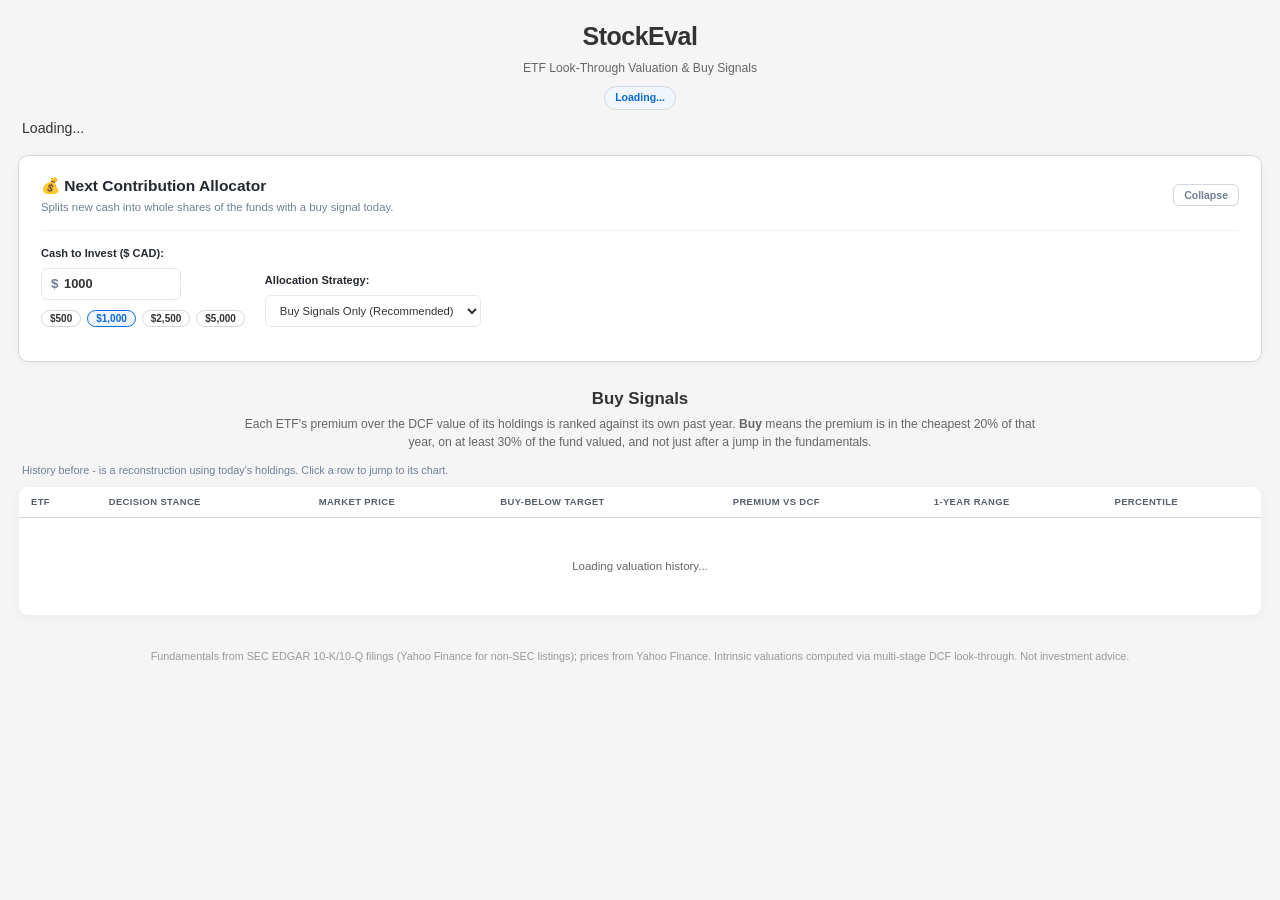
<file: index.html>
<!DOCTYPE html>
<html lang="en">
<head>
  <meta charset="UTF-8">
  <meta http-equiv="refresh" content="0; url=docs/">
  <title>StockEval</title>
</head>
<body>
  <p>Redirecting to the <a href="docs/">StockEval dashboard</a>...</p>
</body>
</html>
</file>
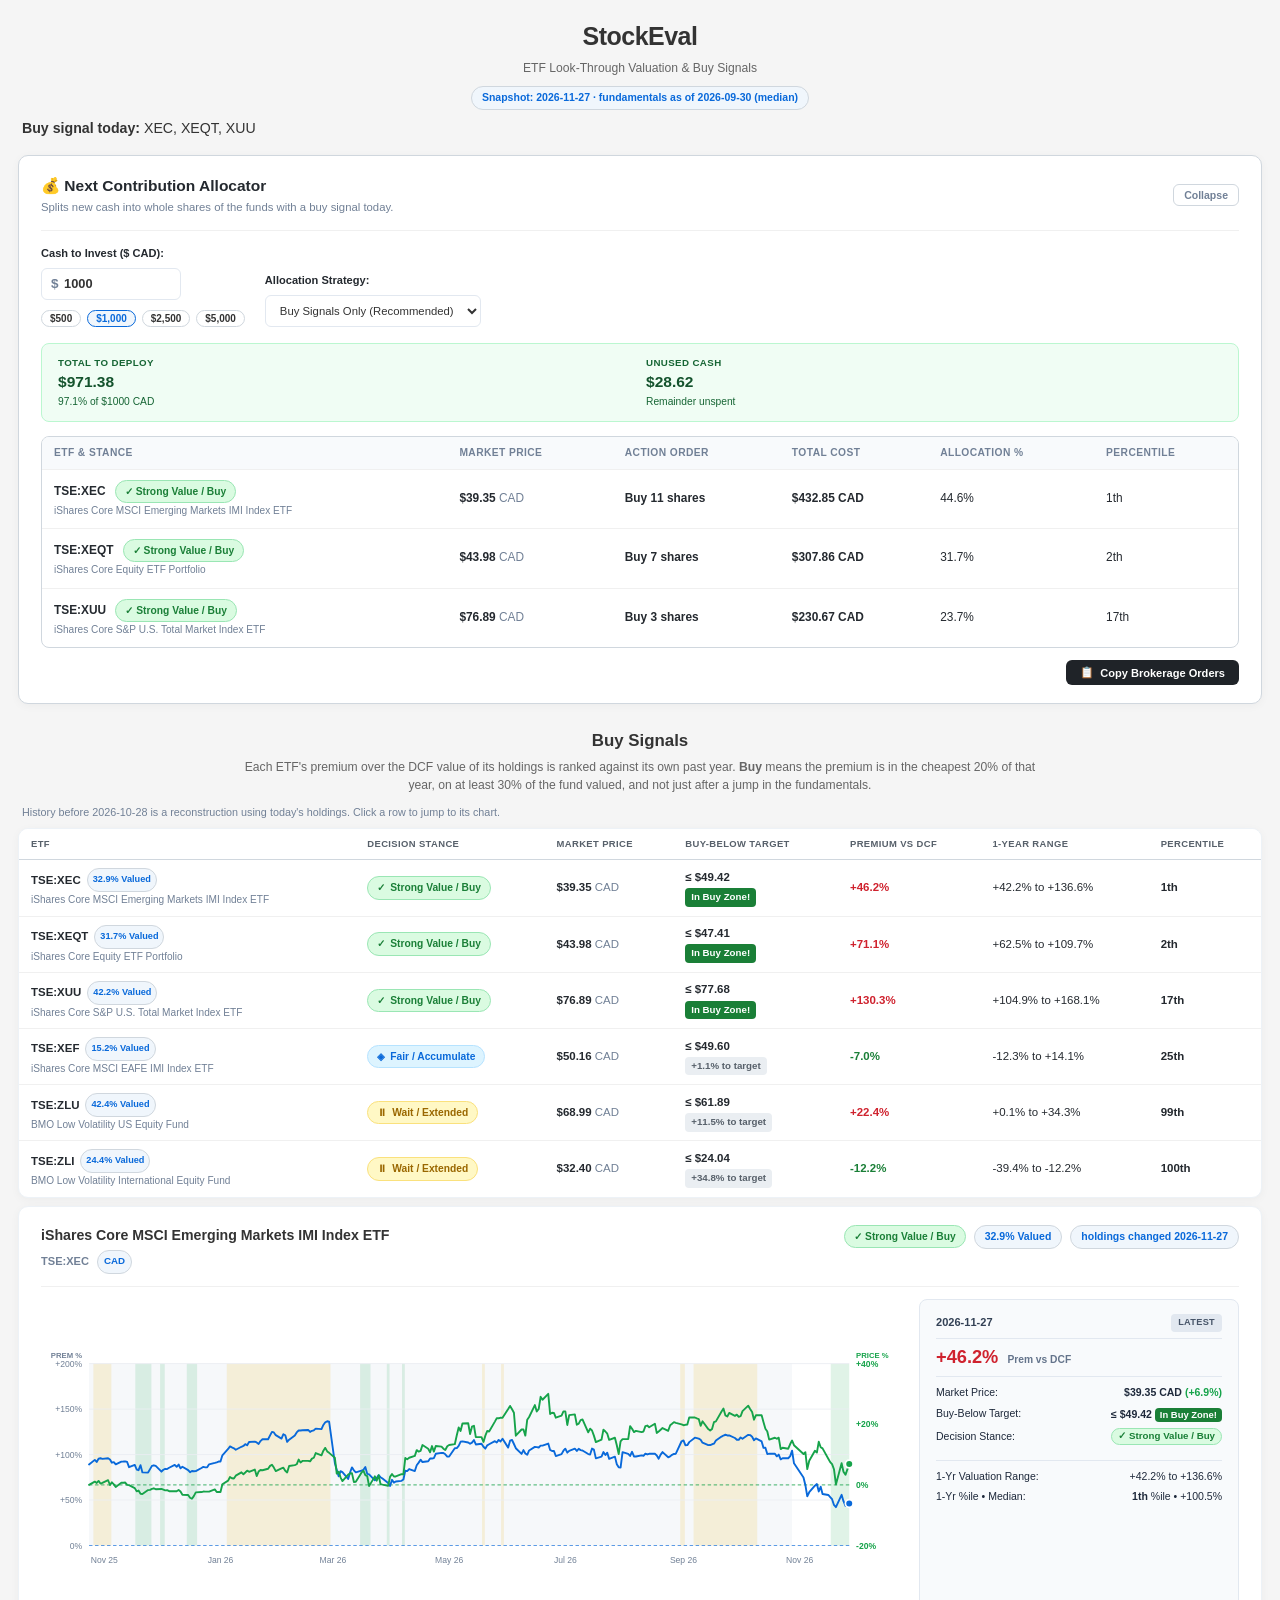
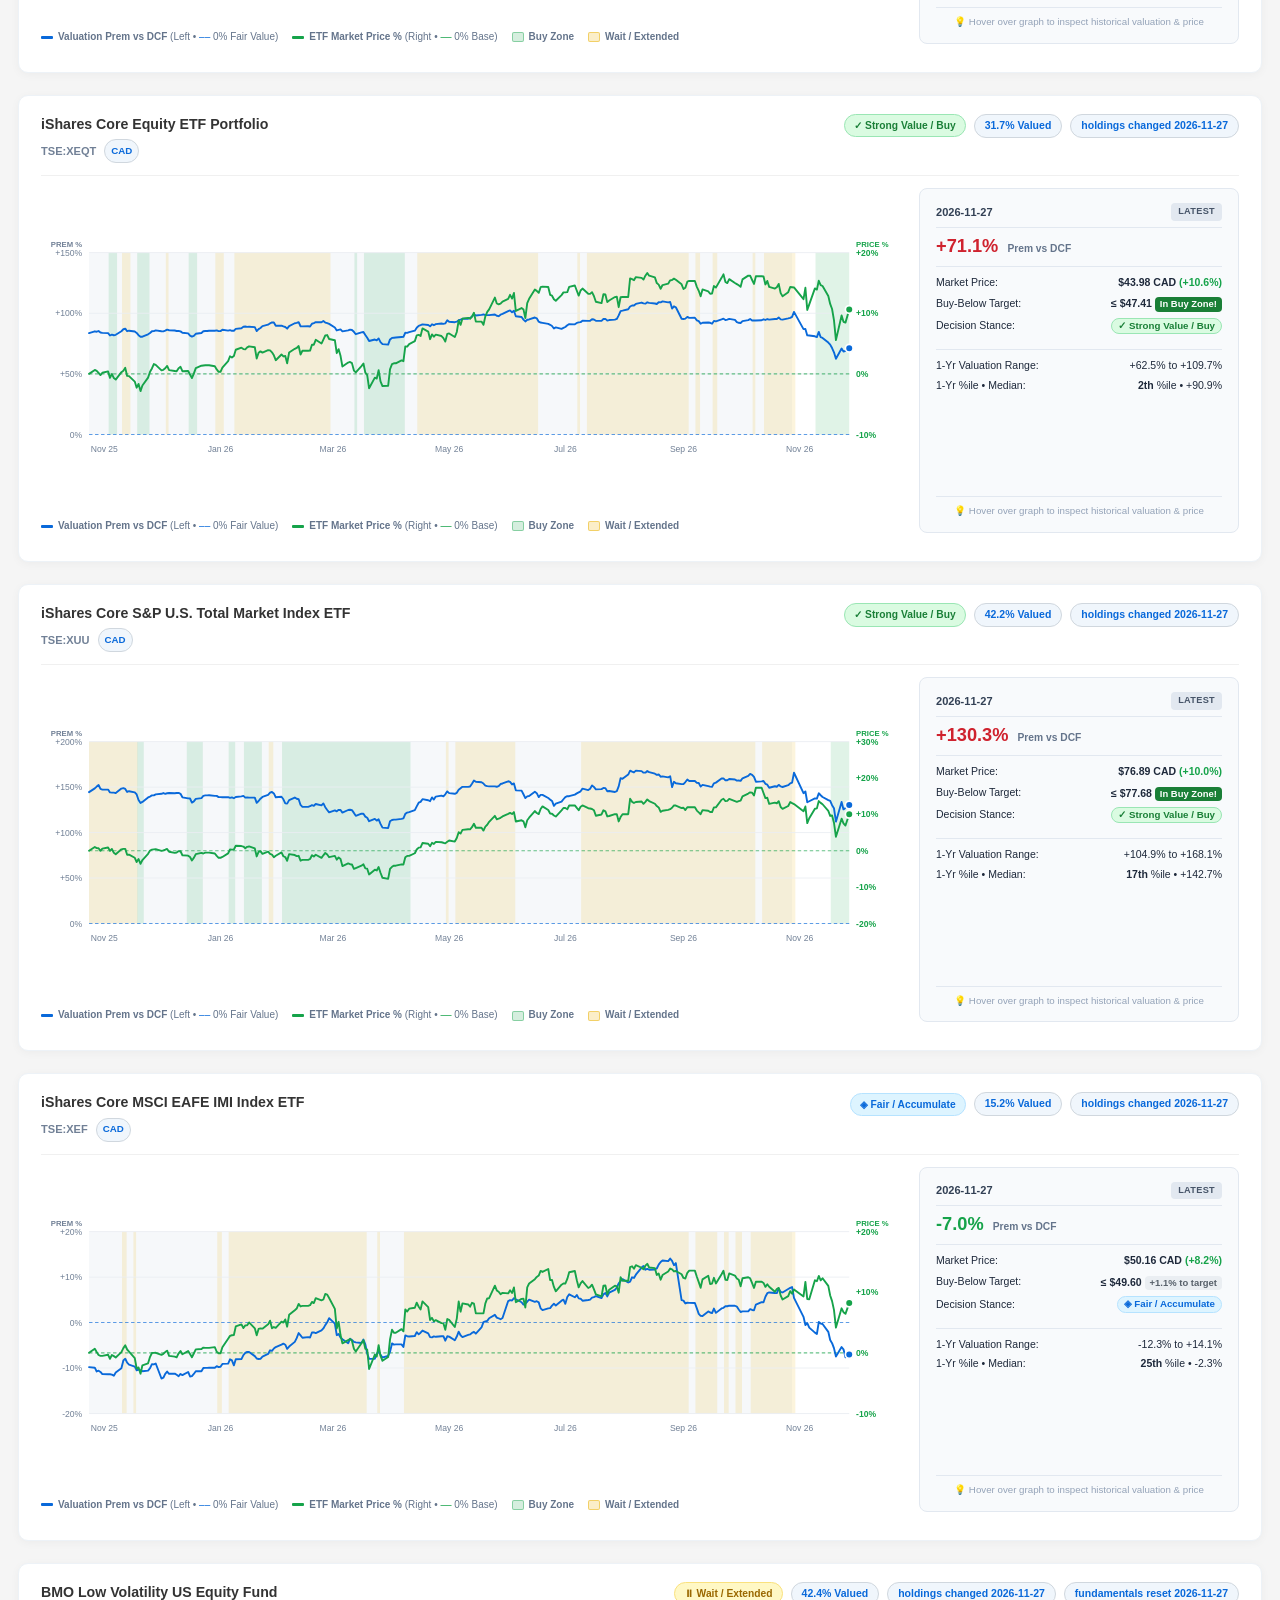
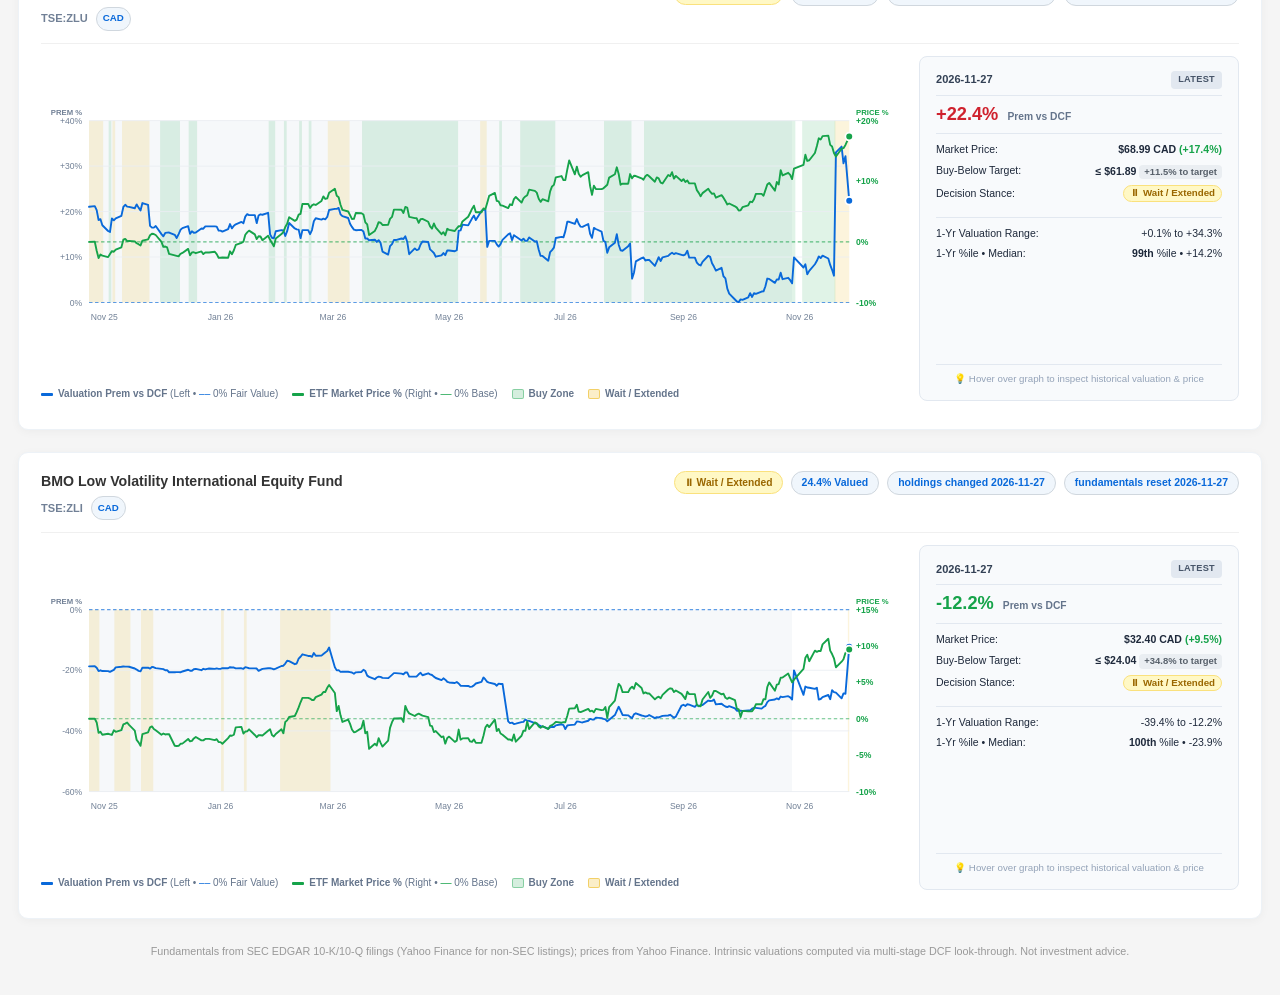
<file: docs/index.html>
<!DOCTYPE html>
<html lang="en">
<head>
  <meta charset="UTF-8">
  <meta name="viewport" content="width=device-width, initial-scale=1.0">
  <title>StockEval - ETF Buy Signals</title>
  <link rel="stylesheet" href="styles.css">
</head>
<body>
  <header>
    <div class="header-container">
      <div class="brand">
        <h1>StockEval</h1>
        <p class="subtitle">ETF Look-Through Valuation &amp; Buy Signals</p>
      </div>
      <div class="header-controls">
        <span id="last-updated" class="badge">Loading...</span>
      </div>
    </div>
  </header>

  <main class="main-container">
    <p id="buy-summary" class="buy-summary">Loading...</p>

    <!-- Next Contribution Allocator -->
    <section class="allocator-card" id="allocator-card">
      <div class="allocator-header" id="allocator-header">
        <div>
          <h3>💰 Next Contribution Allocator</h3>
          <p class="allocator-sub">Splits new cash into whole shares of the funds with a buy signal today.</p>
        </div>
        <button type="button" id="allocator-toggle-btn" class="btn-toggle-subtle">Collapse</button>
      </div>

      <div id="allocator-body" class="allocator-body">
        <div class="allocator-controls">
          <div class="allocator-cash-group">
            <label for="allocator-cash-input">Cash to Invest ($ CAD):</label>
            <div class="cash-input-wrap">
              <span class="currency-symbol">$</span>
              <input type="number" id="allocator-cash-input" value="1000" min="20" step="50" />
            </div>
            <div class="quick-cash-pills">
              <button type="button" class="quick-cash-btn" data-amount="500">$500</button>
              <button type="button" class="quick-cash-btn active" data-amount="1000">$1,000</button>
              <button type="button" class="quick-cash-btn" data-amount="2500">$2,500</button>
              <button type="button" class="quick-cash-btn" data-amount="5000">$5,000</button>
            </div>
          </div>

          <div class="allocator-strategy-group">
            <label for="allocator-strategy-select">Allocation Strategy:</label>
            <select id="allocator-strategy-select">
              <option value="buy_zone" selected>Buy Signals Only (Recommended)</option>
              <option value="buy_and_accumulate">Buy Signals + Accumulate</option>
            </select>
          </div>
        </div>

        <div id="allocator-results" class="allocator-results">
          <!-- Populated by app.js -->
        </div>
      </div>
    </section>

    <section class="etf-dashboard-section">
      <div class="etf-intro">
        <h2>Buy Signals</h2>
        <p>Each ETF's premium over the DCF value of its holdings is ranked against its own past year. <strong>Buy</strong> means the premium is in the cheapest 20% of that year, on at least 30% of the fund valued, and not just after a jump in the fundamentals.</p>
      </div>

      <p class="table-hint">History before <span id="etf-backfill-date">-</span> is a reconstruction using today's holdings. Click a row to jump to its chart.</p>

      <div class="table-wrapper etf-summary">
        <table id="etf-summary-table">
          <thead>
            <tr>
              <th>ETF</th>
              <th>Decision Stance</th>
              <th>Market Price</th>
              <th>Buy-Below Target</th>
              <th>Premium vs DCF</th>
              <th>1-Year Range</th>
              <th>Percentile</th>
            </tr>
          </thead>
          <tbody>
            <tr><td colspan="7" class="loading">Loading valuation history...</td></tr>
          </tbody>
        </table>
      </div>

      <div id="etf-cards-container" class="etf-grid"></div>
    </section>
  </main>

  <footer>
    <div class="footer-container">
      <p>Fundamentals from SEC EDGAR 10-K/10-Q filings (Yahoo Finance for non-SEC listings); prices from Yahoo Finance. Intrinsic valuations computed via multi-stage DCF look-through. Not investment advice.</p>
    </div>
  </footer>

  <script src="decision.js"></script>
  <script src="app.js"></script>
</body>
</html>
</file>
<file: docs/styles.css>
/* Light theme matching my-board-game-collection */
:root {
  --bg-color: #f5f5f5;
  --card-bg: #ffffff;
  --card-border: #edf2f7;
  --border-color: #d0d7de;
  --divider: #f0f0f0;
  --text-main: #333333;
  --text-strong: #24292f;
  --text-muted: #718096;
  --text-label: #57606a;
  --accent-color: #0969da;
  --accent-soft: #f0f6fc;
  --success-color: #1a7f37;
  --danger-color: #cf222e;
  --card-shadow: 0 2px 10px rgba(0, 0, 0, 0.04);
  --font-family: -apple-system, BlinkMacSystemFont, 'Segoe UI', Roboto, Oxygen, Ubuntu, Cantarell, sans-serif;
}

* {
  box-sizing: border-box;
  margin: 0;
  padding: 0;
}

html {
  font-size: 13.5px;
}

body {
  background: var(--bg-color);
  color: var(--text-main);
  font-family: var(--font-family);
  line-height: 1.5;
  min-height: 100vh;
  padding: 12px 18px 36px 18px;
}

code {
  background: #f6f8fa;
  border: 1px solid var(--card-border);
  border-radius: 4px;
  padding: 0 4px;
  font-size: 0.85em;
}

/* Header */
header {
  padding: 6px 12px 2px 12px;
  margin-bottom: 6px;
}

.header-container {
  max-width: 1350px;
  margin: 0 auto;
  display: flex;
  flex-direction: column;
  align-items: center;
  gap: 8px;
  text-align: center;
}

.brand h1 {
  font-size: 1.85rem;
  font-weight: 700;
  letter-spacing: -0.02em;
  color: var(--text-main);
  margin-bottom: 4px;
}

.brand .subtitle {
  font-size: 0.9rem;
  color: #666;
}

.header-controls {
  display: flex;
  align-items: center;
  flex-wrap: wrap;
  justify-content: center;
  gap: 8px;
}

select, input {
  height: 32px;
  padding: 0 10px;
  font-size: 0.84rem;
  font-family: inherit;
  color: var(--text-main);
  background: #ffffff;
  border: 1.5px solid #e2e8f0;
  border-radius: 6px;
  transition: all 0.2s ease;
}

select {
  cursor: pointer;
}

select:hover, input:hover {
  border-color: #cbd5e0;
}

select:focus, input:focus {
  outline: none;
  border-color: #4a5568;
  box-shadow: 0 0 0 2px rgba(74, 85, 104, 0.15);
}

.badge {
  display: inline-flex;
  align-items: center;
  height: 24px;
  padding: 0 10px;
  font-size: 0.78rem;
  font-weight: 600;
  color: var(--accent-color);
  background: var(--accent-soft);
  border: 1px solid var(--border-color);
  border-radius: 999px;
  white-space: nowrap;
}

.main-container {
  max-width: 1350px;
  margin: 0 auto;
}

/* Tables */
.table-wrapper {
  background: var(--card-bg);
  border: 1px solid var(--card-border);
  border-radius: 10px;
  box-shadow: var(--card-shadow);
  overflow-x: auto;
}

table {
  width: 100%;
  border-collapse: collapse;
  font-size: 0.85rem;
  text-align: left;
}

th {
  position: sticky;
  top: 0;
  padding: 8px 12px;
  font-size: 0.7rem;
  font-weight: 600;
  text-transform: uppercase;
  letter-spacing: 0.04em;
  color: var(--text-label);
  background: #ffffff;
  border-bottom: 1px solid var(--border-color);
  white-space: nowrap;
}

td {
  padding: 8px 12px;
  vertical-align: middle;
  border-bottom: 1px solid var(--divider);
  color: var(--text-strong);
}

tbody tr:last-child td {
  border-bottom: none;
}

tbody tr:hover td {
  background: #f6f8fa;
}

.premium-discount {
  color: var(--success-color);
  font-weight: 600;
}

.premium-expensive {
  color: var(--danger-color);
  font-weight: 600;
}

.loading {
  text-align: center;
  color: #666;
  padding: 40px 16px;
}

/* ETF look-through */
.etf-intro {
  margin-bottom: 16px;
  text-align: center;
}

.etf-intro h2 {
  font-size: 1.25rem;
  font-weight: 700;
  color: var(--text-main);
  margin-bottom: 4px;
}

.etf-intro p {
  color: #666;
  font-size: 0.9rem;
  max-width: 820px;
  margin: 0 auto;
}

.etf-grid {
  display: flex;
  flex-direction: column;
  gap: 22px;
}

.etf-card {
  width: 100%;
  box-sizing: border-box;
  background: var(--card-bg);
  border: 1px solid var(--card-border);
  border-radius: 10px;
  box-shadow: var(--card-shadow);
  padding: 18px 22px;
  transition: box-shadow 0.15s ease;
}

/* Side-by-Side Chart Layout (Full row: Chart Left, Info Card Right - matching my-finance) */
.chart-layout-grid {
  display: grid;
  grid-template-columns: 1fr 320px;
  gap: 20px;
  align-items: stretch;
  margin: 10px 0;
  min-height: 345px;
}

@media (max-width: 960px) {
  .chart-layout-grid {
    grid-template-columns: 1fr;
    gap: 14px;
    align-items: stretch;
    min-height: auto;
  }
}

.chart-canvas-col {
  min-width: 0;
  display: flex;
  flex-direction: column;
  justify-content: space-between;
  width: 100%;
  height: 345px;
  box-sizing: border-box;
}

@media (max-width: 960px) {
  .chart-canvas-col {
    height: auto;
  }
}

.chart-container-rel {
  width: 100%;
  position: relative;
  flex: 1;
  display: flex;
  align-items: center;
  min-height: 260px;
}

.chart-info-card {
  background: #f8fafc;
  border: 1px solid #e2e8f0;
  border-radius: 8px;
  padding: 14px 16px;
  display: flex;
  flex-direction: column;
  justify-content: flex-start;
  font-size: 0.82rem;
  color: #1e293b;
  box-sizing: border-box;
  transition: border-color 0.15s ease, box-shadow 0.15s ease, background-color 0.15s ease;
  height: 345px;
  min-height: 345px;
  max-height: 345px;
  overflow: hidden;
  align-self: start;
  position: relative;
}

@media (max-width: 960px) {
  .chart-info-card {
    height: auto;
    min-height: 320px;
    max-height: none;
    overflow: visible;
  }
}

.chart-info-card.active {
  background: #ffffff;
  border-color: #cbd5e1;
  box-shadow: 0 4px 12px rgba(0, 0, 0, 0.05);
}

.chart-card-header {
  display: flex;
  justify-content: space-between;
  align-items: center;
  padding-bottom: 6px;
  border-bottom: 1px solid #e2e8f0;
  margin-bottom: 8px;
  min-height: 22px;
}

.chart-card-date {
  font-weight: 700;
  font-size: 0.82rem;
  color: #334155;
  white-space: nowrap;
  overflow: hidden;
  text-overflow: ellipsis;
}

.chart-card-badge {
  font-size: 0.68rem;
  font-weight: 700;
  padding: 2px 7px;
  border-radius: 4px;
  background: #e2e8f0;
  color: #475569;
  letter-spacing: 0.3px;
  white-space: nowrap;
  flex-shrink: 0;
}

.chart-card-primary-val {
  font-size: 1.35rem;
  font-weight: 800;
  line-height: 1.2;
  margin-bottom: 2px;
}

.chart-card-sub-val {
  font-size: 0.8rem;
  margin-bottom: 6px;
  min-height: 18px;
  color: var(--text-muted);
}

.chart-card-row {
  display: flex;
  justify-content: space-between;
  align-items: center;
  padding: 3px 0;
  font-size: 0.78rem;
  line-height: 1.3;
}

.chart-card-section-divider {
  border-top: 1px solid #e2e8f0;
  margin: 6px 0;
  padding-top: 6px;
}

.chart-card-footer {
  margin-top: auto;
  padding-top: 8px;
  border-top: 1px solid #e2e8f0;
  font-size: 0.72rem;
  color: #94a3b8;
  text-align: center;
  line-height: 1.3;
  flex-shrink: 0;
  min-height: 20px;
  display: flex;
  align-items: center;
  justify-content: center;
}

.etf-card:hover {
  box-shadow: 0 4px 14px rgba(0, 0, 0, 0.08);
}

.etf-card p {
  font-size: 0.9rem;
  margin-bottom: 4px;
}

.etf-card-header {
  display: flex;
  justify-content: space-between;
  align-items: flex-start;
  gap: 12px;
  padding-bottom: 12px;
  margin-bottom: 12px;
  border-bottom: 1px solid var(--divider);
}

.etf-card-header h3 {
  font-size: 1.05rem;
  font-weight: 700;
  color: var(--text-main);
}

.etf-card-title-row {
  display: flex;
  align-items: center;
  gap: 8px;
  flex-wrap: wrap;
  margin-bottom: 4px;
}

.etf-card-sub-row {
  display: flex;
  align-items: center;
  gap: 8px;
}

.etf-card-header .etf-sym {
  font-size: 0.82rem;
  color: var(--text-muted);
  font-weight: 600;
}

.etf-ccy {
  font-size: 0.72rem;
  padding: 2px 6px;
}

/* Footer */
footer {
  max-width: 1350px;
  margin: 24px auto 0 auto;
  text-align: center;
  font-size: 0.8rem;
  color: #999;
}

.muted {
  color: var(--text-muted);
}

.status-note {
  display: block;
  font-size: 0.75rem;
  font-weight: normal;
  color: var(--text-muted);
}

@media (max-width: 600px) {
  body {
    padding: 10px 12px 28px 12px;
  }

  .etf-grid {
    grid-template-columns: minmax(0, 1fr);
  }
}

.buy-summary {
  font-size: 1.05rem;
  margin: 0 4px 16px 4px;
}

.table-hint {
  font-size: 0.8rem;
  color: var(--text-muted);
  margin: -6px 4px 8px 4px;
}

/* ETF valuation history */
.etf-summary {
  margin-bottom: 8px;
}

.etf-chart {
  position: relative;
  width: 100%;
}

.etf-chart svg {
  display: block;
  overflow: visible;
}

.chart-grid {
  stroke: #eaeef2;
  stroke-width: 1;
}

.chart-zero {
  stroke: #0969da;
  stroke-width: 1.2;
  stroke-dasharray: 4, 3;
  opacity: 0.65;
}

.chart-zero-price {
  stroke: #16a34a;
  stroke-width: 1.2;
  stroke-dasharray: 4, 3;
  opacity: 0.65;
}

.chart-tick {
  font-size: 10px;
  fill: var(--text-muted);
  font-variant-numeric: tabular-nums;
}

.chart-backfill {
  fill: #f6f8fa;
}

.chart-buy-zone {
  fill: #16a34a;
  opacity: 0.13;
  pointer-events: none;
}

.chart-wait-zone {
  fill: #eab308;
  opacity: 0.14;
  pointer-events: none;
}

.chart-line {
  fill: none;
  stroke: var(--accent-color);
  stroke-width: 2.2;
  stroke-linejoin: round;
  stroke-linecap: round;
}

.chart-dot {
  fill: var(--accent-color);
  stroke: #ffffff;
  stroke-width: 2;
}

.chart-line-price {
  fill: none;
  stroke: #16a34a;
  stroke-width: 2.2;
  stroke-linejoin: round;
  stroke-linecap: round;
}

.chart-dot-price {
  fill: #16a34a;
  stroke: #ffffff;
  stroke-width: 2;
}

.chart-tick-price {
  font-size: 10px;
  fill: #16a34a;
  font-weight: 600;
  font-variant-numeric: tabular-nums;
}

/* Buying Decision Stances & Price Targets */
.stance-badge {
  display: inline-flex;
  align-items: center;
  gap: 5px;
  font-size: 0.76rem;
  font-weight: 700;
  padding: 3px 9px;
  border-radius: 999px;
  white-space: nowrap;
}

.stance-buy {
  background: #dafbe1;
  color: #1a7f37;
  border: 1px solid #9ae6b4;
}

.stance-accumulate {
  background: #ddf4ff;
  color: #0969da;
  border: 1px solid #b6e3ff;
}

.stance-wait {
  background: #fff8c5;
  color: #9a6700;
  border: 1px solid #fae17d;
}

.distance-tag {
  display: inline-block;
  font-size: 0.72rem;
  font-weight: 700;
  padding: 2px 6px;
  border-radius: 4px;
  margin-top: 2px;
}

.distance-in-zone {
  background: #1a7f37;
  color: #ffffff;
}

.distance-low-cov {
  background: #fef3c7;
  color: #92400e;
  border: 1px solid #fde68a;
}

.distance-above {
  background: #eaeef2;
  color: #57606a;
}

/* Next Contribution Allocator */
.allocator-card {
  background: var(--card-bg);
  border: 1.5px solid #d0d7de;
  border-radius: 10px;
  box-shadow: var(--card-shadow);
  padding: 18px 22px;
  margin-bottom: 24px;
}

.allocator-header {
  display: flex;
  justify-content: space-between;
  align-items: center;
  flex-wrap: wrap;
  gap: 10px;
}

.allocator-header h3 {
  font-size: 1.15rem;
  font-weight: 700;
  color: var(--text-strong);
  margin-bottom: 2px;
}

.allocator-sub {
  font-size: 0.84rem;
  color: var(--text-muted);
}

.btn-toggle-subtle {
  background: transparent;
  border: 1px solid var(--border-color);
  border-radius: 6px;
  padding: 4px 10px;
  font-size: 0.78rem;
  font-weight: 600;
  color: var(--text-muted);
  cursor: pointer;
  transition: all 0.15s ease;
}

.btn-toggle-subtle:hover {
  background: #f6f8fa;
  color: var(--text-strong);
}

.allocator-body {
  margin-top: 14px;
  padding-top: 14px;
  border-top: 1px solid var(--divider);
}

.allocator-controls {
  display: flex;
  align-items: flex-end;
  flex-wrap: wrap;
  gap: 20px;
  margin-bottom: 16px;
}

.allocator-cash-group, .allocator-strategy-group {
  display: flex;
  flex-direction: column;
  gap: 6px;
}

.allocator-cash-group label, .allocator-strategy-group label {
  font-size: 0.82rem;
  font-weight: 700;
  color: var(--text-strong);
}

.cash-input-wrap {
  position: relative;
  display: inline-flex;
  align-items: center;
}

.currency-symbol {
  position: absolute;
  left: 10px;
  font-weight: 700;
  color: var(--text-muted);
  pointer-events: none;
}

.cash-input-wrap input {
  padding-left: 22px;
  width: 140px;
  font-size: 0.95rem;
  font-weight: 700;
}

.quick-cash-pills {
  display: flex;
  gap: 6px;
  margin-top: 4px;
}

.quick-cash-btn {
  background: #ffffff;
  border: 1px solid var(--border-color);
  border-radius: 999px;
  padding: 2px 8px;
  font-size: 0.74rem;
  font-weight: 600;
  color: var(--text-main);
  cursor: pointer;
  transition: all 0.15s ease;
}

.quick-cash-btn:hover {
  background: #f0f6fc;
  border-color: var(--accent-color);
  color: var(--accent-color);
}

.quick-cash-btn.active {
  background: var(--accent-soft);
  border-color: var(--accent-color);
  color: var(--accent-color);
  font-weight: 700;
}

.allocator-summary-banner {
  display: grid;
  grid-template-columns: repeat(auto-fit, minmax(130px, 1fr));
  gap: 12px;
  padding: 12px 16px;
  background: #f0fdf4;
  border: 1px solid #bbf7d0;
  border-radius: 8px;
  margin-bottom: 14px;
}

.allocator-stat-item {
  display: flex;
  flex-direction: column;
}

.allocator-stat-label {
  font-size: 0.72rem;
  text-transform: uppercase;
  letter-spacing: 0.04em;
  font-weight: 700;
  color: #166534;
}

.allocator-stat-val {
  font-size: 1.15rem;
  font-weight: 800;
  color: #14532d;
}

.allocator-stat-sub {
  font-size: 0.76rem;
  color: #166534;
}

.allocator-table-wrap {
  overflow-x: auto;
  border: 1px solid var(--border-color);
  border-radius: 8px;
  margin-bottom: 12px;
}

.allocator-table {
  width: 100%;
  border-collapse: collapse;
  font-size: 0.88rem;
}

.allocator-table th {
  background: #f8fafc;
  padding: 8px 12px;
  text-align: left;
  font-size: 0.76rem;
  text-transform: uppercase;
  color: var(--text-muted);
  border-bottom: 1.5px solid var(--divider);
}

.allocator-table td {
  padding: 10px 12px;
  border-bottom: 1px solid var(--divider);
}

.allocator-actions-row {
  display: flex;
  justify-content: flex-end;
  gap: 10px;
  align-items: center;
}

.btn-copy-orders {
  display: inline-flex;
  align-items: center;
  gap: 6px;
  background: #1f2328;
  color: #ffffff;
  border: none;
  padding: 6px 14px;
  border-radius: 6px;
  font-size: 0.82rem;
  font-weight: 600;
  cursor: pointer;
  transition: all 0.15s ease;
}

.btn-copy-orders:hover {
  background: #24292f;
}

.copy-feedback {
  font-size: 0.8rem;
  font-weight: 600;
  color: #1a7f37;
}

.clickable-row:hover td {
  background-color: #f1f5f9;
}

.card-highlight {
  box-shadow: 0 0 0 3px #0969da, var(--card-shadow) !important;
  transition: box-shadow 0.25s ease-in-out;
}
</file>
